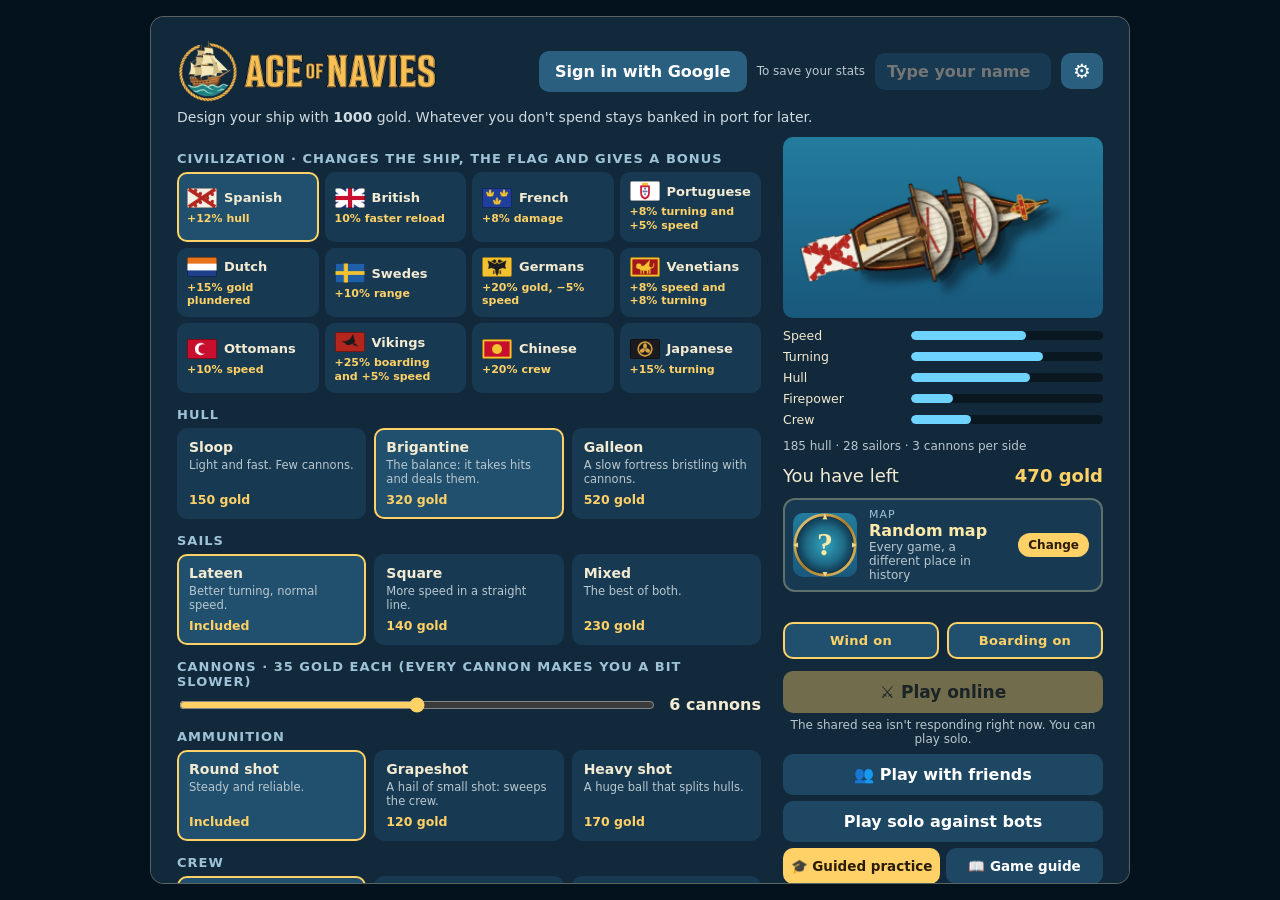
<file: index.html>
<!doctype html>
<html lang="es" data-tema="oscuro" class="cargando">
<head>
  <meta charset="utf-8">
  <meta name="viewport" content="width=device-width, initial-scale=1">
  <title>Age of Navies</title>
  <meta name="description" content="Diseñá tu flota, salí al mar, hundí y abordá barcos, y volvé al puerto con el botín.">
  <link rel="icon" href="favicon.ico" sizes="any">
  <link rel="icon" type="image/png" sizes="32x32" href="img/icono-32.png">
  <link rel="icon" type="image/png" sizes="192x192" href="img/icono-192.png">
  <link rel="apple-touch-icon" href="img/icono-180.png">
  <meta name="theme-color" content="#0f3350">
  <meta property="og:title" content="Age of Navies">
  <meta property="og:description" content="Diseñá tu flota, salí al mar, hundí y abordá barcos, y volvé al puerto con el botín.">
  <meta property="og:image" content="https://ageofnavies.com/img/compartir.jpg">
  <meta property="og:url" content="https://ageofnavies.com/">
  <meta property="og:type" content="website">
  <meta name="twitter:card" content="summary_large_image">
  <script>try { if (localStorage.getItem('aon-tema') === 'claro') document.documentElement.dataset.tema = 'claro'; } catch (e) {}</script>
  <!-- Mientras baja y arranca el juego se ve solo el logo: sin esto, al recargar aparecía un instante el astillero vacío (cajas sin texto ni barco).
       main.js saca la clase "cargando" cuando ya pintó todo; si el juego no llega a arrancar, se saca sola a los 8 segundos. -->
  <style>
    html.cargando body { background: #071a2a; }
    html.cargando body > *:not(#presentacion) { visibility: hidden !important; } /* #presentacion: la portada propia de la app de escritorio */
    html.cargando body::before { content: ""; position: fixed; inset: 0; z-index: 99; background: radial-gradient(ellipse at center, #123a59 0%, #071a2a 75%); }
    html.cargando body::after { content: ""; position: fixed; inset: 0; z-index: 100; background: url(img/logo.png) center / min(420px, 62vw) auto no-repeat; animation: carga-late 1.6s ease-in-out infinite; }
    @keyframes carga-late { 0%, 100% { opacity: 0.55; } 50% { opacity: 1; } }
  </style>
  <script>setTimeout(function () { document.documentElement.classList.remove('cargando'); }, 8000);</script>
  <noscript><style>html.cargando body > * { visibility: visible !important; } html.cargando body::before, html.cargando body::after { display: none; }</style></noscript>
  <script type="importmap">{"imports":{"/src/agua.js":"/src/agua.js?v=56fb64b1","/src/arte-aleman.js":"/src/arte-aleman.js?v=56fb64b1","/src/arte-britanico.js":"/src/arte-britanico.js?v=56fb64b1","/src/arte-chino.js":"/src/arte-chino.js?v=56fb64b1","/src/arte-elegidos.js":"/src/arte-elegidos.js?v=56fb64b1","/src/arte-emblemas.js":"/src/arte-emblemas.js?v=56fb64b1","/src/arte-emblemas2.js":"/src/arte-emblemas2.js?v=56fb64b1","/src/arte-emblemas3.js":"/src/arte-emblemas3.js?v=56fb64b1","/src/arte-emblemas4.js":"/src/arte-emblemas4.js?v=56fb64b1","/src/arte-espanol.js":"/src/arte-espanol.js?v=56fb64b1","/src/arte-frances.js":"/src/arte-frances.js?v=56fb64b1","/src/arte-holandes.js":"/src/arte-holandes.js?v=56fb64b1","/src/arte-japones.js":"/src/arte-japones.js?v=56fb64b1","/src/arte-motor.js":"/src/arte-motor.js?v=56fb64b1","/src/arte-otomano.js":"/src/arte-otomano.js?v=56fb64b1","/src/arte-portugues.js":"/src/arte-portugues.js?v=56fb64b1","/src/arte-real.js":"/src/arte-real.js?v=56fb64b1","/src/arte-realista.js":"/src/arte-realista.js?v=56fb64b1","/src/arte-sueco.js":"/src/arte-sueco.js?v=56fb64b1","/src/arte-veneciano.js":"/src/arte-veneciano.js?v=56fb64b1","/src/arte-vikingo.js":"/src/arte-vikingo.js?v=56fb64b1","/src/banderas.js":"/src/banderas.js?v=56fb64b1","/src/barcos.js":"/src/barcos.js?v=56fb64b1","/src/clanes.js":"/src/clanes.js?v=56fb64b1","/src/config.js":"/src/config.js?v=56fb64b1","/src/controles.js":"/src/controles.js?v=56fb64b1","/src/cuenta.js":"/src/cuenta.js?v=56fb64b1","/src/dibujo.js":"/src/dibujo.js?v=56fb64b1","/src/emblemas.js":"/src/emblemas.js?v=56fb64b1","/src/escenarios.js":"/src/escenarios.js?v=56fb64b1","/src/idioma.js":"/src/idioma.js?v=56fb64b1","/src/insignias.js":"/src/insignias.js?v=56fb64b1","/src/juego.js":"/src/juego.js?v=56fb64b1","/src/kraken-dibujo.js":"/src/kraken-dibujo.js?v=56fb64b1","/src/luces.js":"/src/luces.js?v=56fb64b1","/src/main.js":"/src/main.js?v=56fb64b1","/src/mapas.js":"/src/mapas.js?v=56fb64b1","/src/marcador.js":"/src/marcador.js?v=56fb64b1","/src/mundo.js":"/src/mundo.js?v=56fb64b1","/src/practica.js":"/src/practica.js?v=56fb64b1","/src/puerto.js":"/src/puerto.js?v=56fb64b1","/src/red.js":"/src/red.js?v=56fb64b1","/src/rng.js":"/src/rng.js?v=56fb64b1","/src/sonido.js":"/src/sonido.js?v=56fb64b1","/src/terreno-obrero.js":"/src/terreno-obrero.js?v=56fb64b1","/src/terreno.js":"/src/terreno.js?v=56fb64b1","/src/textos-historia.js":"/src/textos-historia.js?v=56fb64b1","/src/textos.js":"/src/textos.js?v=56fb64b1"}}</script>
  <link rel="stylesheet" href="estilos.css?v=56fb64b1">
</head>
<body>
  <canvas id="agua"></canvas>
  <canvas id="mar"></canvas>

  <div id="hud" class="oculto">
    <img class="logo-hud" src="img/logo.png" alt="Age of Navies">
    <div class="panel arriba-izq">
      <div class="fila"><canvas id="hud-bandera" width="30" height="20"></canvas><b id="hud-nombre">Tu barco</b><span id="hud-zona" class="suave"></span></div>
      <div id="hud-mapa" class="suave"></div>
      <div class="barra"><i id="hud-vida"></i><span id="hud-vida-txt"></span></div>
      <div class="barra trip"><i id="hud-trip"></i><span id="hud-trip-txt"></span></div>
      <div class="fila"><span data-t>Velas</span><span id="hud-velas" class="velas"></span></div>
      <div id="hud-velas-txt" class="suave"></div>
      <div id="hud-viento-fila" class="viento oculto"><canvas id="hud-viento" width="256" height="256"></canvas><span id="hud-viento-txt"></span></div>
      <div class="fila"><span data-t>Flota</span><span id="hud-flota"></span></div>
    </div>
    <div class="panel arriba-der">
      <div class="fila"><span data-t>Oro en bodega</span><b id="hud-bodega" class="oro">0</b></div>
      <div class="fila"><span data-t>Oro en puerto</span><b id="hud-puerto" class="oro">0</b></div>
      <div class="fila"><span data-t>Hundidos</span><b id="hud-hundidos">0</b></div>
      <div class="fila oculto" id="hud-monedas-fila"><span data-t>Monedas malditas</span><b id="hud-monedas" class="maldita">0</b></div>
      <div id="hud-linea" class="oculto">
        <div class="fila"><span data-t>Jugadores eliminados</span><b id="hud-eliminados">0</b></div>
        <div id="hud-tabla"></div>
      </div>
    </div>
    <div id="hud-tesoro" class="oculto">
      <b data-t>Galeón del tesoro en el mar</b>
      <div class="barra"><i id="hud-tesoro-barra"></i></div>
      <span id="hud-tesoro-txt"></span>
    </div>
    <!-- El Kraken despierto: su vida, hasta que lo hunden -->
    <div id="hud-kraken" class="oculto">
      <b id="hud-kraken-titulo">El Kraken despertó</b>
      <div class="barra"><i id="hud-kraken-barra"></i></div>
      <span id="hud-kraken-txt"></span>
    </div>
    <div id="hud-cartel" class="oculto"></div>
    <!-- Práctica guiada: qué hay que hacer y con qué tecla. Las teclas del paso van pintadas de oscuro; al apretarlas se encienden. -->
    <div id="practica" class="oculto">
      <div class="pra-cab"><span id="pra-paso"></span><span class="pra-botones"><button id="pra-saltar" type="button" data-t>Saltar este paso</button><button id="pra-salir" type="button" data-t>Salir de la práctica</button></span></div>
      <div class="pra-cuerpo">
        <div class="pra-texto"><b id="pra-titulo"></b><p id="pra-texto"></p></div>
        <div id="pra-teclas">
          <div class="teclado">
            <div><kbd data-k="q">Q</kbd><kbd data-k="w">W</kbd><kbd class="hueco">E</kbd><kbd data-k="r">R</kbd></div>
            <div class="corrida"><kbd data-k="a">A</kbd><kbd class="hueco">S</kbd><kbd data-k="d">D</kbd><kbd data-k="f">F</kbd><kbd data-k="p" class="suelta">P</kbd></div>
            <div><kbd data-k=" " class="espacio" data-t>espacio</kbd></div>
          </div>
          <div class="flechas"><kbd data-k="arrowup">↑</kbd><div><kbd class="hueco">←</kbd><kbd data-k="arrowdown">↓</kbd><kbd class="hueco">→</kbd></div></div>
          <svg class="raton" viewBox="0 0 64 96" aria-hidden="true">
            <path data-k="m0" d="M30 4 C14 4 4 16 4 32 V40 H30 Z"/>
            <path data-k="m2" d="M34 4 C50 4 60 16 60 32 V40 H34 Z"/>
            <path data-k="mover" d="M4 44 H60 V62 C60 80 48 92 32 92 C16 92 4 80 4 62 Z"/>
            <rect data-k="rueda" x="26" y="12" width="12" height="22" rx="6"/>
            <path class="cruz" d="M32 54 l5 6 h-3 v5 h5 v-3 l6 5 -6 5 v-3 h-5 v5 h3 l-5 6 -5 -6 h3 v-5 h-5 v3 l-6 -5 6 -5 v3 h5 v-5 h-3 z"/>
          </svg>
        </div>
      </div>
    </div>
    <div id="avisos"></div>
    <div id="pista"></div>
    <!-- Las acciones con su tecla: órdenes a la flota (Q y W), la habilidad (R) y el gancho (F). Apagadas (oscuras) mientras no se pueden usar -->
    <div id="hud-acciones">
      <button id="hud-orden" class="accion apagada" type="button"><kbd>Q</kbd><span class="ico"></span><small></small></button>
      <button id="hud-formacion" class="accion apagada" type="button"><kbd>W</kbd><canvas width="96" height="96"></canvas><small></small></button>
      <button id="hud-hab" class="accion" type="button"><kbd>R</kbd><span class="ico"></span><i class="espera"></i><b class="seg"></b><small></small></button>
      <button id="hud-gancho" class="accion apagada" type="button"><kbd>F</kbd><canvas width="96" height="96"></canvas><i class="espera"></i><b class="seg"></b><small></small></button>
    </div>
    <canvas id="minimapa" width="240" height="240"></canvas>
  </div>

  <div id="pantalla-astillero" class="pantalla">
    <div class="caja ancha">
      <div class="cabecera">
        <h1><img class="logo-titulo" src="img/logo.png" alt="Age of Navies"></h1>
        <div class="cabecera-der"><div id="cuenta"></div><button id="aj-abrir" class="boton icono" type="button" title="Ajustes" aria-label="Ajustes">⚙</button></div>
      </div>
      <p id="ast-sub" class="sub"></p>
      <div class="astillero">
        <div id="ast-opciones"></div>
        <div class="resumen">
          <canvas id="ast-vista" width="300" height="170"></canvas>
          <div id="ast-barras"></div>
          <div class="fila grande"><span data-t>Te queda</span><b id="ast-resto" class="oro"></b></div>
          <button id="ast-mapa-btn" class="mapa-boton" type="button">
            <canvas id="ast-mapa-vista" width="128" height="128"></canvas>
            <span><small data-t>Mapa</small><b id="ast-mapa-nombre"></b><em id="ast-mapa-lugar"></em></span>
            <i data-t>Cambiar</i>
          </button>
          <p id="ast-mapa-desc" class="suave"></p>
          <div id="ast-reglas" class="chips dos">
            <button id="reg-viento" type="button" class="chip"></button>
            <button id="reg-abordajes" type="button" class="chip"></button>
          </div>
          <label id="ast-nombre-fila" class="aj-nombre oculto"><span data-t>Nombre de capitán</span><input id="ast-nombre" class="nombre-propio" type="text" maxlength="16" autocomplete="off" spellcheck="false"></label>
          <button id="ast-linea" class="boton principal linea" type="button" data-t>⚔ Jugar online</button>
          <p id="ast-linea-info" class="suave centro"></p>
          <button id="ast-salas" class="boton secundario" type="button" data-t>👥 Jugar con amigos</button>
          <button id="ast-zarpar" class="boton secundario">Jugar solo contra bots</button>
          <div class="aprender">
            <button id="ast-practica" class="boton secundario" type="button" data-t>🎓 Práctica guiada</button>
            <button id="ast-guia" class="boton secundario" type="button" data-t>📖 Guía del juego</button>
          </div>
          <p id="ast-primera" class="suave centro oculto" data-t>¿Primera vez? Empezá por la práctica guiada: son tres minutos.</p>
          <p id="ast-mejor" class="suave"></p>
        </div>
      </div>
    </div>
  </div>

  <div id="pantalla-puerto" class="pantalla oculto">
    <div class="caja ancha">
      <h2 data-t>Puerto</h2>
      <p class="sub" data-t>Tu oro quedó a salvo. Tocá lo que quieras comprar: cada tarjeta dice qué hace y cuánto cuesta.</p>
      <p id="pto-practica" class="aviso bueno oculto" data-t>¡Práctica terminada! Mirá tranquilo qué se puede comprar. Al salir del puerto te mostramos una guía corta del resto del juego.</p>
      <div class="astillero">
        <div id="pto-opciones"></div>
        <div class="resumen">
          <canvas id="pto-vista" width="300" height="170"></canvas>
          <div id="pto-barras"></div>
          <div class="fila grande"><span data-t>Tu oro</span><b id="pto-oro" class="oro"></b></div>
          <button id="pto-salir" class="boton principal" data-t>Volver al mar</button>
        </div>
      </div>
    </div>
  </div>

  <div id="pantalla-fin" class="pantalla oculto">
    <div class="caja">
      <h2 id="fin-titulo">Te hundieron</h2>
      <div id="fin-datos"></div>
      <button id="fin-volver" class="boton principal" type="button"></button>
      <button id="fin-otra" class="boton secundario" type="button" data-t>Cambiar de flota</button>
    </div>
  </div>

  <div id="pantalla-guia" class="pantalla oculto">
    <div class="caja">
      <div class="cabecera"><h2 id="guia-titulo"></h2><span id="guia-n" class="suave"></span></div>
      <canvas id="guia-dibujo" width="1016" height="360"></canvas>
      <p id="guia-texto" class="sub"></p>
      <div class="botones">
        <button id="guia-atras" class="boton" type="button" data-t>Atrás</button>
        <button id="guia-sig" class="boton principal" type="button"></button>
      </div>
      <button id="guia-cerrar" class="boton enlace" type="button" data-t>Cerrar la guía</button>
    </div>
  </div>

  <div id="pantalla-mapas" class="pantalla oculto">
    <div class="caja ancha">
      <div class="cabecera">
        <h2 data-t>¿Dónde vas a navegar?</h2>
        <button id="map-cerrar" class="boton" type="button" data-t>Cerrar</button>
      </div>
      <p class="sub" data-t>Veinte lugares de la era de la vela. Las banderas muestran quiénes navegan en cada uno.</p>
      <div id="map-grilla"></div>
    </div>
  </div>

  <div id="pantalla-salas" class="pantalla oculto">
    <div class="caja">
      <div class="cabecera">
        <h2 data-t>Jugar con amigos</h2>
        <button id="sal-cerrar" class="boton" type="button" data-t>Cerrar</button>
      </div>
      <p class="sub" data-t>Creá una sala y pasale el código a tus amigos, o entrá a una sala pública.</p>
      <h3 data-t>Crear una sala</h3>
      <p id="sal-resumen" class="suave"></p>
      <div class="sal-fila">
        <label><span data-t>Jugadores</span>
          <select id="sal-max" class="campo"><option>2</option><option>4</option><option selected>6</option><option>8</option><option>12</option></select></label>
        <label class="sal-check"><input id="sal-publica" type="checkbox"> <span data-t>Sala pública (aparece en la lista)</span></label>
      </div>
      <button id="sal-crear" class="boton principal" type="button" data-t>Crear sala</button>
      <h3 data-t>Entrar con un código</h3>
      <div class="sal-fila">
        <input id="sal-codigo" class="campo" maxlength="6" autocomplete="off" placeholder="Código de la sala" data-t-ph>
        <button id="sal-entrar" class="boton" type="button" data-t>Entrar</button>
      </div>
      <h3 data-t>Salas públicas</h3>
      <div id="sal-lista"></div>
      <p id="sal-info" class="suave centro"></p>
    </div>
  </div>

  <div id="pantalla-perfil" class="pantalla oculto">
    <div class="caja">
      <h2>⚓ <span id="per-nombre"></span></h2>
      <div id="per-datos" class="datos"></div>
      <h3 data-t>Rankings</h3>
      <div id="per-ranking"></div>
      <div class="botones">
        <button id="per-cambiar" class="boton" data-t>Cambiar nombre</button>
        <button id="per-cerrar" class="boton principal" data-t>Cerrar</button>
      </div>
    </div>
  </div>

  <div id="pantalla-nombre" class="pantalla oculto">
    <form id="nom-form" class="caja chica">
      <h2 data-t>Tu nombre de jugador</h2>
      <p class="sub" data-t>Es el nombre que van a ver los demás. Tu mail de Google no se muestra a nadie.</p>
      <input id="nom-input" class="campo" maxlength="16" minlength="3" placeholder="Capitán…" data-t-ph autocomplete="off" required>
      <p id="nom-error" class="error"></p>
      <div class="botones">
        <button id="nom-cancelar" type="button" class="boton" data-t>Cancelar</button>
        <button id="nom-guardar" class="boton principal" data-t>Guardar</button>
      </div>
    </form>
  </div>

  <div id="pantalla-ajustes" class="pantalla oculto">
    <div class="caja chica">
      <h2 data-t>Ajustes</h2>
      <button type="button" class="aj-seccion" data-sec="idioma"><span data-t>Idioma</span> · <span id="aj-idioma-nombre"></span></button>
      <div id="aj-sec-idioma" class="aj-panel oculto">
      <div id="aj-idiomas" class="chips"></div>
      </div>
      <button type="button" class="aj-seccion" data-sec="graficos"><span data-t>Configuración de gráficos</span></button>
      <div id="aj-sec-graficos" class="aj-panel oculto">
      <div id="aj-escenario-bloque">
      <h3 data-t>Escenario</h3>
      <div id="aj-escenario" class="chips">
        <button type="button" class="chip" data-id="atardecer" data-t>Atardecer</button>
        <button type="button" class="chip" data-id="manana" data-t>Día</button>
        <button type="button" class="chip" data-id="noche" data-t>Noche</button>
        <button type="button" class="chip" data-id="tormenta" data-t>Tormenta</button>
      </div>
      </div>
      <h3 data-t>Pantalla</h3>
      <div id="aj-temas" class="chips dos">
        <button type="button" class="chip" data-id="oscuro">🌙 <span data-t>Oscura</span></button>
        <button type="button" class="chip" data-id="claro">☀️ <span data-t>Clara</span></button>
      </div>
      <h3 data-t>Gráficos</h3>
      <div id="aj-calidad" class="chips">
        <button type="button" class="chip" data-id="baja" data-t>Baja</button>
        <button type="button" class="chip" data-id="media" data-t>Media</button>
        <button type="button" class="chip" data-id="alta" data-t>Alta</button>
        <button type="button" class="chip" data-id="maxima" data-t>Ultra</button>
      </div>
      <label class="aj-vol"><span data-t>Resolución</span><input id="aj-res" type="range" min="50" max="100" step="5"><b id="aj-res-n"></b></label>
      <div class="aj-vol"><span data-t>Cuadros por segundo</span><span id="aj-fps" class="chips">
        <button type="button" class="chip" data-id="30">30</button>
        <button type="button" class="chip" data-id="60">60</button>
        <button type="button" class="chip" data-id="120">120</button>
        <button type="button" class="chip" data-id="0" data-t>Sin tope</button>
      </span><b></b></div>
      <label class="aj-tilde"><input id="aj-calma" type="checkbox"> <span data-t>Menos movimiento en pantalla</span></label>
      <label class="aj-tilde"><input id="aj-formas" type="checkbox"> <span data-t>Amigos y enemigos con formas, además del color</span></label>
      </div>
      <button type="button" class="aj-seccion" data-sec="controles"><span data-t>Configuración de controles</span></button>
      <div id="aj-sec-controles" class="aj-panel oculto">
      <p class="suave aj-nota" data-t>Clic en una tecla para cambiarla</p>
      <div id="aj-teclas" class="aj-teclas"></div>
      <button id="aj-teclas-reset" type="button" class="boton aj-reset" data-t>Restablecer teclas</button>
      <div class="ayuda"><span data-t>El barco sigue al cursor · clic izquierdo: babor · clic derecho: estribor · espacio: los dos</span></div>
      </div>
      <h3 data-t>Sonido</h3>
      <label class="aj-vol"><span data-t>Efectos y ambiente</span><input id="aj-vol-sonido" type="range" min="0" max="100" step="1"><b id="aj-vol-sonido-n"></b></label>
      <label class="aj-vol"><span data-t>Música</span><input id="aj-vol-musica" type="range" min="0" max="100" step="1"><b id="aj-vol-musica-n"></b></label>
      <p class="suave aj-nota" id="aj-credito"></p>
      <p id="aj-sigue" class="suave oculto" data-t>La partida sigue mientras tenés los ajustes abiertos. ESC para volver.</p>
      <div class="botones">
        <button id="aj-dejar" type="button" class="boton oculto" data-t>Dejar la partida</button>
        <button id="aj-cerrar" type="button" class="boton principal" data-t>Cerrar</button>
      </div>
    </div>
  </div>

  <script src="vendor/supabase.min.js?v=56fb64b1" defer></script>
  <script type="module" src="src/main.js?v=56fb64b1"></script>
</body>
</html>
</file>
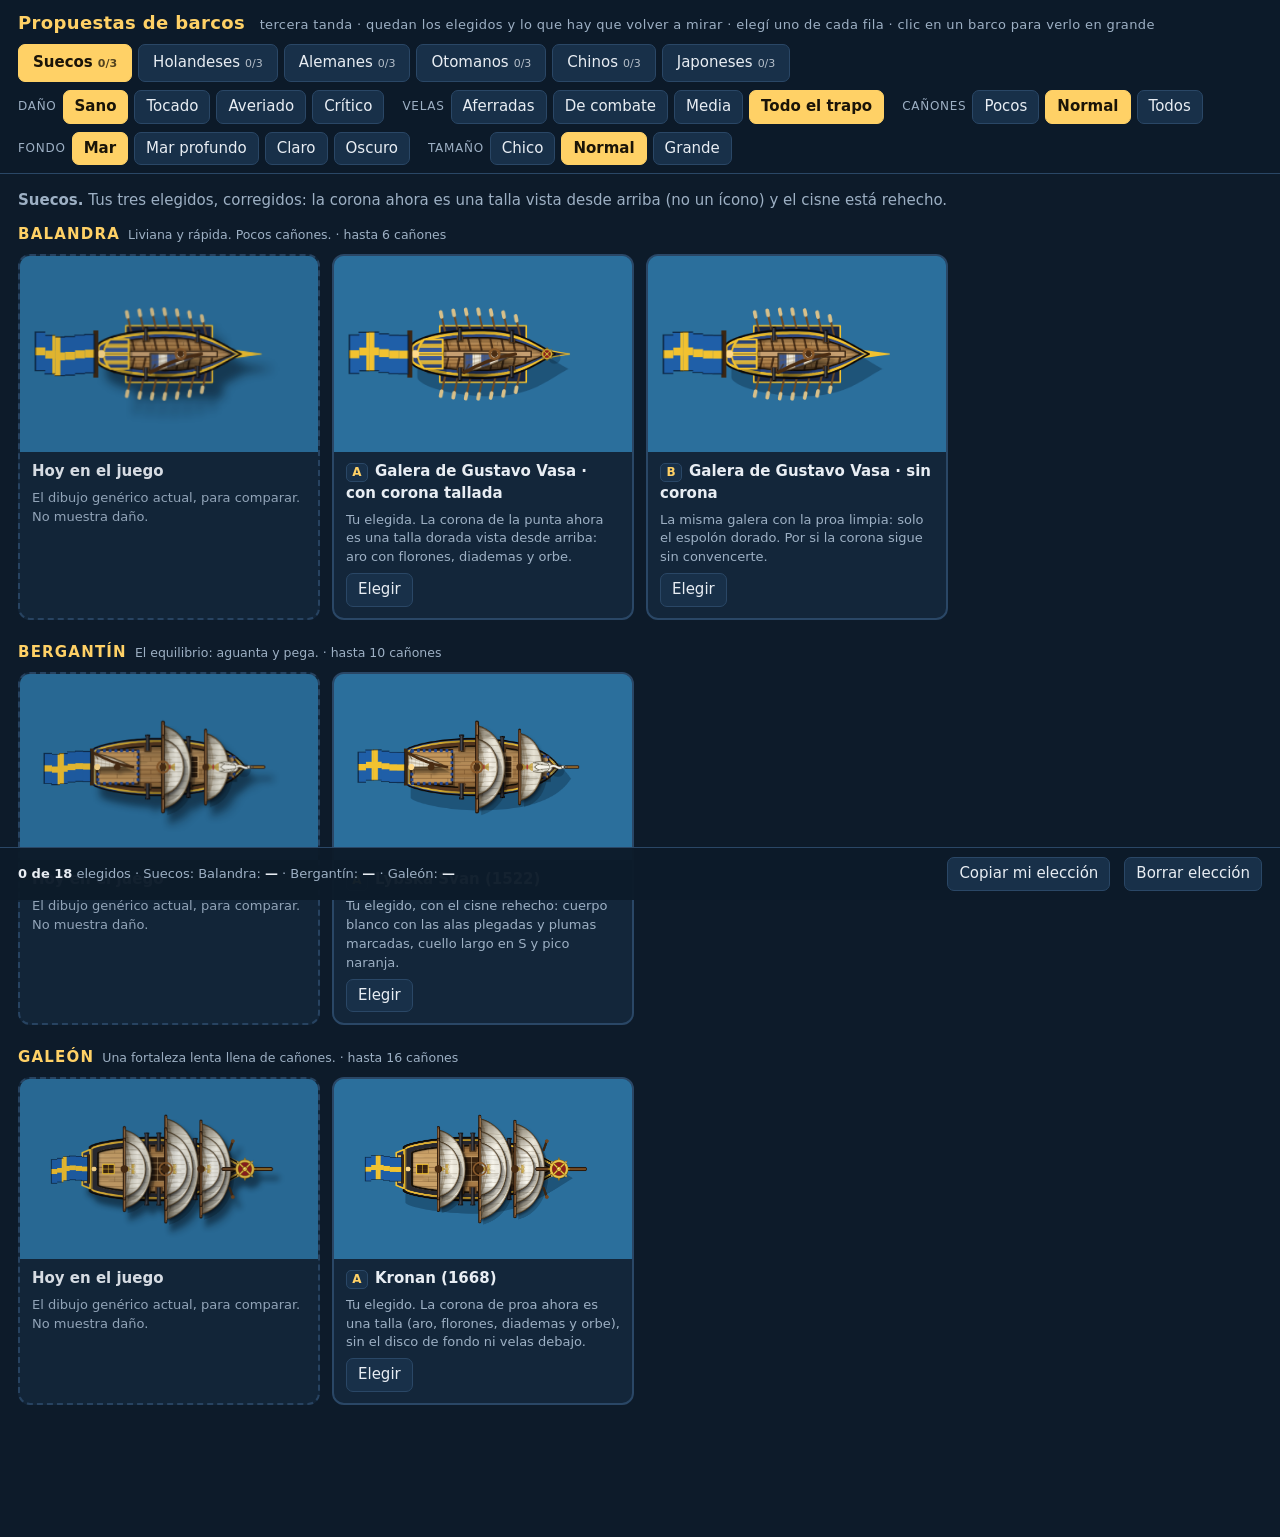
<file: propuestas/index.html>
<!doctype html>
<html lang="es">
<head>
<meta charset="utf-8">
<meta name="viewport" content="width=device-width, initial-scale=1">
<title>Age of Navies · Propuestas de barcos</title>
<style>
  :root { --fondo: #0d1b2a; --caja: #13263a; --tarjeta: #183049; --borde: #2a4766; --texto: #e8edf3; --suave: #9db0c4; --oro: #ffd166; --ok: #4cc38a; --mar: #2b6f9c; }
  * { box-sizing: border-box; }
  body { margin: 0; background: var(--fondo); color: var(--texto); font: 15px/1.45 system-ui, "Segoe UI", sans-serif; }
  header { position: sticky; top: 0; z-index: 5; background: rgba(13,27,42,.96); border-bottom: 1px solid var(--borde); padding: 10px 18px 8px; backdrop-filter: blur(6px); }
  h1 { font-size: 18px; margin: 0 0 8px; color: var(--oro); letter-spacing: .02em; }
  h1 small { color: var(--suave); font-weight: 400; font-size: 13px; margin-left: 8px; }
  .fila { display: flex; flex-wrap: wrap; gap: 8px 18px; align-items: center; }
  .grupo { display: flex; align-items: center; gap: 6px; }
  .grupo > span { color: var(--suave); font-size: 12px; text-transform: uppercase; letter-spacing: .06em; }
  button { font: inherit; color: var(--texto); background: var(--tarjeta); border: 1px solid var(--borde); border-radius: 7px; padding: 5px 11px; cursor: pointer; }
  button:hover { border-color: var(--oro); }
  button.on { background: var(--oro); color: #1a1408; border-color: var(--oro); font-weight: 600; }
  .tabs button { padding: 7px 14px; }
  .tabs button .n { font-size: 11px; opacity: .75; margin-left: 5px; }
  main { padding: 14px 18px 110px; max-width: 1700px; margin: 0 auto; }
  .resumen { color: var(--suave); margin: 2px 0 12px; }
  section.casco { margin-bottom: 22px; }
  section.casco h2 { font-size: 15px; margin: 0 0 8px; text-transform: uppercase; letter-spacing: .08em; color: var(--oro); }
  section.casco h2 small { color: var(--suave); text-transform: none; letter-spacing: 0; font-weight: 400; margin-left: 8px; }
  .grilla { display: grid; grid-template-columns: repeat(4, minmax(0, 1fr)); gap: 12px; }
  @media (max-width: 1100px) { .grilla { grid-template-columns: repeat(2, minmax(0, 1fr)); } }
  @media (max-width: 620px) { .grilla { grid-template-columns: 1fr; } }
  .carta { background: var(--caja); border: 2px solid var(--borde); border-radius: 12px; overflow: hidden; display: flex; flex-direction: column; }
  .carta.elegida { border-color: var(--ok); box-shadow: 0 0 0 2px rgba(76,195,138,.25); }
  .carta.hoy { opacity: .92; border-style: dashed; }
  .lienzo { background: var(--mar); cursor: zoom-in; display: block; width: 100%; }
  .lienzo.estados { cursor: zoom-in; }
  .carta .txt { padding: 9px 12px 11px; display: flex; flex-direction: column; gap: 6px; flex: 1; }
  .carta b { font-size: 15px; }
  .carta .letra { display: inline-block; min-width: 22px; text-align: center; background: var(--tarjeta); border: 1px solid var(--borde); border-radius: 5px; margin-right: 7px; color: var(--oro); font-size: 12px; padding: 0 4px; }
  .carta p { margin: 0; color: var(--suave); font-size: 13px; flex: 1; }
  .carta .elegir { align-self: flex-start; }
  .carta.elegida .elegir { background: var(--ok); border-color: var(--ok); color: #06231a; font-weight: 600; }
  footer { position: fixed; left: 0; right: 0; bottom: 0; z-index: 6; background: rgba(13,27,42,.97); border-top: 1px solid var(--borde); padding: 9px 18px; display: flex; gap: 14px; align-items: center; flex-wrap: wrap; }
  footer .lista { color: var(--suave); font-size: 13px; flex: 1; min-width: 240px; }
  footer .lista b { color: var(--texto); }
  #detalle { position: fixed; inset: 0; z-index: 10; background: rgba(5,12,20,.93); display: none; overflow: auto; padding: 18px; }
  #detalle.abierto { display: block; }
  #detalle .panel { max-width: 1500px; margin: 0 auto; }
  #detalle .cab { display: flex; gap: 12px; align-items: baseline; flex-wrap: wrap; margin-bottom: 10px; }
  #detalle h3 { margin: 0; font-size: 20px; color: var(--oro); }
  #detalle .cab p { margin: 0; color: var(--suave); flex: 1; min-width: 260px; }
  #det-grande { width: 100%; border-radius: 12px; display: block; background: var(--mar); }
  .estados4 { display: grid; grid-template-columns: repeat(4, minmax(0, 1fr)); gap: 10px; margin-top: 10px; }
  @media (max-width: 900px) { .estados4 { grid-template-columns: repeat(2, minmax(0, 1fr)); } }
  .estados4 figure { margin: 0; background: var(--caja); border: 1px solid var(--borde); border-radius: 10px; overflow: hidden; }
  .estados4 canvas { width: 100%; display: block; }
  .estados4 figcaption { padding: 5px 10px; font-size: 12px; color: var(--suave); }
  .nota { color: var(--suave); font-size: 12px; }
  kbd { background: var(--tarjeta); border: 1px solid var(--borde); border-radius: 4px; padding: 0 5px; font: inherit; font-size: 12px; }
</style>
</head>
<body>
<header>
  <h1>Propuestas de barcos <small>tercera tanda · quedan los elegidos y lo que hay que volver a mirar · elegí uno de cada fila · clic en un barco para verlo en grande</small></h1>
  <div class="fila">
    <div class="grupo tabs" id="tabs"></div>
  </div>
  <div class="fila" style="margin-top:8px">
    <div class="grupo" id="g-dano"><span>Daño</span></div>
    <div class="grupo" id="g-velas"><span>Velas</span></div>
    <div class="grupo" id="g-canones"><span>Cañones</span></div>
    <div class="grupo" id="g-fondo"><span>Fondo</span></div>
    <div class="grupo" id="g-tam"><span>Tamaño</span></div>
  </div>
</header>
<main id="main"></main>
<footer>
  <div class="lista" id="lista"></div>
  <button id="copiar">Copiar mi elección</button>
  <button id="borrar">Borrar elección</button>
</footer>
<div id="detalle"><div class="panel">
  <div class="cab"><h3 id="det-nombre"></h3><p id="det-ref"></p>
    <button id="det-ant">← Anterior</button><button id="det-sig">Siguiente →</button><button id="det-elegir">Elegir este</button><button id="det-cerrar">Cerrar (Esc)</button></div>
  <canvas id="det-grande"></canvas>
  <div class="estados4" id="det-estados"></div>
  <p class="nota">Arriba: tamaño grande con el estado de daño y de velas elegido en la barra. Abajo: los cuatro estados de daño (sano · menos de 75 % · menos de 50 % · menos de 25 % de casco). <kbd>←</kbd> <kbd>→</kbd> cambian de diseño, <kbd>1</kbd>–<kbd>4</kbd> el daño.</p>
</div></div>

<script type="module">
import { pintar } from '../src/arte-motor.js';
import { FACCIONES, CASCOS } from '../src/config.js';
import { dibujarBandera } from '../src/banderas.js';
import { crearBarco } from '../src/barcos.js';
import { dibujarBarco } from '../src/dibujo.js';

const ARCHIVOS = [['sueco', 'SUECOS'], ['holandes', 'HOLANDESES'], ['aleman', 'ALEMANES'], ['otomano', 'OTOMANOS'], ['chino', 'CHINOS'], ['japones', 'JAPONESES']];
const CIVS = [];
for (const [archivo, nombre] of ARCHIVOS) {
  try { CIVS.push((await import(`../src/arte-${archivo}.js`))[nombre]); } catch (e) { console.warn('Falta', archivo, e); }
}
const TIPOS = ['balandra', 'bergantin', 'galeon'];
const NOMBRE_TIPO = { balandra: 'Balandra', bergantin: 'Bergantín', galeon: 'Galeón' };
const LETRAS = ['A', 'B', 'C', 'D', 'E', 'F'];
const FONDOS = { mar: ['Mar', '#2b6f9c'], profundo: ['Mar profundo', '#173f63'], claro: ['Claro', '#cfd8e0'], oscuro: ['Oscuro', '#101820'] };
const DANOS = ['Sano', 'Tocado', 'Averiado', 'Crítico'];
const $ = (id) => document.getElementById(id);

let guardado = {};
try { guardado = JSON.parse(localStorage.getItem('aon-propuestas-3') || '{}'); } catch {}
const est = { civ: 0, dano: 0, velas: 3, canones: 'medio', fondo: 'mar', tam: 3, elegidos: guardado.elegidos || {} };
const guardar = () => { try { localStorage.setItem('aon-propuestas-3', JSON.stringify({ elegidos: est.elegidos })); } catch {} };

const canonesDe = (tipo) => { const max = CASCOS[tipo].maxCanones / 2; return est.canones === 'min' ? 1 : est.canones === 'max' ? max : Math.max(1, Math.round(max * .7)); };

// Pinta un barco centrado en el canvas. escala = píxeles de pantalla por unidad del juego.
function pintarEn(canvas, civ, d, escala, dano = est.dano, velas = est.velas) {
  const k = CASCOS[d.tipo], dpr = Math.min(2, devicePixelRatio || 1);
  const w = (k.largo * 1.62 + 26) * escala, h = (k.ancho * 2.75 + 24) * escala;
  canvas.width = Math.round(w * dpr); canvas.height = Math.round(h * dpr);
  canvas.style.aspectRatio = `${w} / ${h}`;
  const ctx = canvas.getContext('2d');
  ctx.fillStyle = FONDOS[est.fondo][1]; ctx.fillRect(0, 0, canvas.width, canvas.height);
  ctx.translate(canvas.width / 2, canvas.height / 2); ctx.scale(escala * dpr, escala * dpr); ctx.lineJoin = 'round';
  if (!civ) return ctx;
  const e = FACCIONES[civ.faccion].estilo;
  const mx = pintar(ctx, d, { L: k.largo, W: k.ancho, canones: canonesDe(d.tipo), abiertas: velas / 3, colorVela: e.vela, d: dano });
  // bandera entera de la civilización en el asta de popa, igual que en el juego
  const L = k.largo, BW = 24, BH = 16, TIRAS = 6, x0 = -L * .5 - BW - 1;
  ctx.fillStyle = '#ffd98a'; ctx.beginPath(); ctx.arc(-L * .47, 0, 1.6, 0, Math.PI * 2); ctx.fill();
  ctx.fillStyle = '#3a2614'; ctx.fillRect(-L * .5 - 1.5, -BH / 2 - 1.5, 2, BH + 3);
  for (let i = 0; i < TIRAS; i++) {
    const w = BW / TIRAS, dy = Math.sin(1.3 - i * .9) * 1.6 * (i + 1) / TIRAS;
    ctx.save(); ctx.beginPath(); ctx.rect(x0 + (TIRAS - 1 - i) * w - .15, -BH / 2 + dy, w + .3, BH); ctx.clip();
    ctx.translate(x0, -BH / 2 + dy); dibujarBandera(ctx, civ.faccion, BW, BH); ctx.restore();
  }
  return ctx;
}
// El barco tal como está hoy en el juego, para comparar
function pintarHoy(canvas, civ, tipo, escala) {
  const d = { tipo };
  const ctx = pintarEn(canvas, null, d, escala);
  const b = crearBarco({ faccion: civ.faccion, casco: tipo, velas: 'latinas', canones: canonesDe(tipo) * 2, municion: 'redonda', trip: 'moderada' }, 'jugador', 0, 0, { a: 0, velas: est.velas, bandera: '#1f7a3f' });
  dibujarBarco(ctx, b, { sinBarra: true });
}

function botones(cont, opciones, actual, alElegir) {
  for (const b of [...cont.querySelectorAll('button')]) b.remove();
  for (const [id, txt] of opciones) {
    const b = document.createElement('button');
    b.textContent = txt; if (id === actual()) b.className = 'on';
    b.onclick = () => { alElegir(id); pintarTodo(); };
    cont.appendChild(b);
  }
}
const clave = (civ, tipo) => `${civ.faccion}|${tipo}`;

function pintarBarra() {
  const tabs = $('tabs'); tabs.innerHTML = '';
  CIVS.forEach((c, i) => {
    const n = TIPOS.filter((t) => est.elegidos[clave(c, t)] !== undefined).length;
    const b = document.createElement('button');
    b.innerHTML = `${c.nombre}<span class="n">${n}/3</span>`; if (i === est.civ) b.className = 'on';
    b.onclick = () => { est.civ = i; pintarTodo(); scrollTo(0, 0); };
    tabs.appendChild(b);
  });
  botones($('g-dano'), DANOS.map((t, i) => [i, t]), () => est.dano, (v) => (est.dano = v));
  botones($('g-velas'), [[0, 'Aferradas'], [1, 'De combate'], [2, 'Media'], [3, 'Todo el trapo']], () => est.velas, (v) => (est.velas = v));
  botones($('g-canones'), [['min', 'Pocos'], ['medio', 'Normal'], ['max', 'Todos']], () => est.canones, (v) => (est.canones = v));
  botones($('g-fondo'), Object.entries(FONDOS).map(([id, f]) => [id, f[0]]), () => est.fondo, (v) => (est.fondo = v));
  botones($('g-tam'), [[2, 'Chico'], [3, 'Normal'], [4.2, 'Grande']], () => est.tam, (v) => (est.tam = v));
}

function pintarMain() {
  const civ = CIVS[est.civ], main = $('main');
  main.innerHTML = `<p class="resumen"><b>${civ.nombre}.</b> ${civ.resumen}</p>`;
  for (const tipo of TIPOS) {
    const sec = document.createElement('section'); sec.className = 'casco';
    const k = CASCOS[tipo];
    sec.innerHTML = `<h2>${NOMBRE_TIPO[tipo]}<small>${k.desc} · hasta ${k.maxCanones} cañones</small></h2><div class="grilla"></div>`;
    const grilla = sec.querySelector('.grilla');
    const hoy = document.createElement('div'); hoy.className = 'carta hoy';
    hoy.innerHTML = `<canvas class="lienzo" style="cursor:default"></canvas><div class="txt"><b>Hoy en el juego</b><p>El dibujo genérico actual, para comparar. No muestra daño.</p></div>`;
    pintarHoy(hoy.querySelector('canvas'), civ, tipo, est.tam);
    grilla.appendChild(hoy);
    civ[tipo].forEach((d, i) => {
      const elegida = est.elegidos[clave(civ, tipo)] === i;
      const carta = document.createElement('div'); carta.className = 'carta' + (elegida ? ' elegida' : '');
      carta.innerHTML = `<canvas class="lienzo" title="Clic para ver en grande"></canvas><div class="txt"><b><span class="letra">${LETRAS[i]}</span>${d.nombre}</b><p>${d.ref}</p><button class="elegir">${elegida ? '✓ Elegido' : 'Elegir'}</button></div>`;
      const cv = carta.querySelector('canvas');
      pintarEn(cv, civ, d, est.tam);
      cv.onclick = () => abrirDetalle(tipo, i);
      carta.querySelector('.elegir').onclick = () => elegir(civ, tipo, i);
      grilla.appendChild(carta);
    });
    main.appendChild(sec);
  }
}

function elegir(civ, tipo, i) {
  const k = clave(civ, tipo);
  if (est.elegidos[k] === i) delete est.elegidos[k]; else est.elegidos[k] = i;
  guardar(); pintarTodo();
}

function textoEleccion() {
  const lineas = [];
  for (const c of CIVS) {
    const partes = TIPOS.map((t) => { const i = est.elegidos[clave(c, t)]; return `${NOMBRE_TIPO[t]}: ${i === undefined ? '(sin elegir)' : `${LETRAS[i]} · ${c[t][i].nombre}`}`; });
    lineas.push(`${c.nombre} → ${partes.join(' | ')}`);
  }
  return lineas.join('\n');
}
function pintarPie() {
  const total = CIVS.length * 3, n = Object.keys(est.elegidos).length;
  const civ = CIVS[est.civ];
  const partes = TIPOS.map((t) => { const i = est.elegidos[clave(civ, t)]; return `${NOMBRE_TIPO[t]}: <b>${i === undefined ? '—' : `${LETRAS[i]} · ${civ[t][i].nombre}`}</b>`; });
  $('lista').innerHTML = `<b>${n} de ${total}</b> elegidos · ${civ.nombre}: ${partes.join(' · ')}`;
}
$('copiar').onclick = async () => {
  const txt = textoEleccion();
  try { await navigator.clipboard.writeText(txt); $('copiar').textContent = '✓ Copiado, pegáselo a Claude'; }
  catch { prompt('Copiá este texto y pegáselo a Claude:', txt); }
  setTimeout(() => ($('copiar').textContent = 'Copiar mi elección'), 2500);
};
$('borrar').onclick = () => { if (confirm('¿Borrar todo lo elegido?')) { est.elegidos = {}; guardar(); pintarTodo(); } };

// ---------- Vista en grande ----------
let det = null;
function abrirDetalle(tipo, i) { det = { tipo, i }; $('detalle').classList.add('abierto'); pintarDetalle(); }
function cerrarDetalle() { det = null; $('detalle').classList.remove('abierto'); }
function pintarDetalle() {
  if (!det) return;
  const civ = CIVS[est.civ], d = civ[det.tipo][det.i];
  const elegida = est.elegidos[clave(civ, det.tipo)] === det.i;
  $('det-nombre').textContent = `${civ.nombre} · ${NOMBRE_TIPO[det.tipo]} ${LETRAS[det.i]} · ${d.nombre}`;
  $('det-ref').textContent = d.ref;
  $('det-elegir').textContent = elegida ? '✓ Elegido' : 'Elegir este'; $('det-elegir').className = elegida ? 'on' : '';
  pintarEn($('det-grande'), civ, d, det.tipo === 'galeon' ? 7 : det.tipo === 'bergantin' ? 9 : 11);
  const cont = $('det-estados'); cont.innerHTML = '';
  DANOS.forEach((t, n) => {
    const f = document.createElement('figure');
    f.innerHTML = `<canvas></canvas><figcaption>${n + 1} · ${t}</figcaption>`;
    pintarEn(f.querySelector('canvas'), civ, d, 3.4, n, est.velas || 3);
    cont.appendChild(f);
  });
}
function mover(paso) {
  if (!det) return;
  const orden = TIPOS.flatMap((t) => CIVS[est.civ][t].map((_, i) => ({ tipo: t, i })));
  const j = orden.findIndex((o) => o.tipo === det.tipo && o.i === det.i);
  det = orden[(j + paso + orden.length) % orden.length]; pintarDetalle();
}
$('det-cerrar').onclick = cerrarDetalle;
$('det-ant').onclick = () => mover(-1);
$('det-sig').onclick = () => mover(1);
$('det-elegir').onclick = () => elegir(CIVS[est.civ], det.tipo, det.i);
$('detalle').onclick = (e) => { if (e.target === $('detalle')) cerrarDetalle(); };
addEventListener('keydown', (e) => {
  if (!det) return;
  if (e.key === 'Escape') cerrarDetalle();
  if (e.key === 'ArrowLeft') mover(-1);
  if (e.key === 'ArrowRight') mover(1);
  if (['1', '2', '3', '4'].includes(e.key)) { est.dano = +e.key - 1; pintarTodo(); }
});

function pintarTodo() { pintarBarra(); pintarMain(); pintarPie(); pintarDetalle(); }
pintarTodo();
window.propuestas = { CIVS, est, abrirDetalle, pintarTodo, pintarEn };
</script>
</body>
</html>
</file>
<file: estilos.css>
/* Colores: pantalla oscura (la de siempre) y pantalla clara. El mar del juego no cambia. */
:root {
  --fondo: #0f3350; --texto: #f3ead2; --suave: #b9c7cf; --sub: #cfdbe2; --titulo: #ffe9a8; --rotulo: #9fc3d6;
  --panel: rgba(8, 26, 40, 0.72); --panel-fuerte: rgba(8, 26, 40, 0.85); --borde: rgba(255, 236, 170, 0.3); --velo: rgba(6, 22, 36, 0.82);
  --caja: #11293b; --tarjeta: #173a52; --tarjeta-hover: #1d4763; --tarjeta-elegida: #21506e;
  --carta: linear-gradient(#1a405a, #143247); --carta-elegida: linear-gradient(#245674, #1b4560);
  --oro: #ffd166; --acento: #ffd166; --boton: #2a5f80; --boton-2: #1d4763; --campo: #0c2233; --texto-campo: #fff;
  --surco: rgba(0, 0, 0, 0.45); --error: #ff8f8f; --yo: #b8ffcb; --maldita: #b9e8a0; --maldita-borde: #3d5a2a;
  /* La identidad del mar, compartida con el inicio de la app y con src/escenarios.js (PALETA): vidrio oscuro, borde dorado y los
     cálidos reservados para luces y acentos. */
  --vidrio: rgba(5, 18, 28, 0.66); --vidrio-fuerte: rgba(5, 18, 28, 0.80); --borde-oro: rgba(255, 233, 168, 0.3); --farol: #ffb45e; --marfil: #f3ead2;
  color-scheme: dark;
}
:root[data-tema="claro"] {
  --fondo: #cfe3ee; --texto: #23303a; --suave: #5d6b74; --sub: #4a5560; --titulo: #7a4a06; --rotulo: #3f6a80;
  --panel: rgba(251, 246, 231, 0.9); --panel-fuerte: rgba(251, 246, 231, 0.96); --borde: rgba(90, 70, 30, 0.3); --velo: rgba(190, 214, 228, 0.78);
  --caja: #fbf6e7; --tarjeta: #efe6cc; --tarjeta-hover: #e6d9b6; --tarjeta-elegida: #ffe7a6;
  --carta: linear-gradient(#f5edd6, #eadfc0); --carta-elegida: linear-gradient(#ffeebc, #ffe19a);
  --oro: #9a6200; --acento: #d99a00; --boton: #2a5f80; --boton-2: #3d7699; --campo: #fff; --texto-campo: #23303a;
  --surco: rgba(0, 0, 0, 0.18); --error: #c0392b; --yo: #1c7a3a; --maldita: #3f7a22; --maldita-borde: #9cc480;
  color-scheme: light;
}
* { box-sizing: border-box; }
html, body { margin: 0; height: 100%; overflow: hidden; background: var(--fondo); color: var(--texto); font-family: system-ui, -apple-system, 'Segoe UI', sans-serif; }
/* el agua (WebGL) va debajo del lienzo del juego, que es transparente donde hay mar */
canvas#agua { position: fixed; inset: 0; width: 100%; height: 100%; display: block; pointer-events: none; }
canvas#mar { position: fixed; inset: 0; width: 100%; height: 100%; display: block; cursor: none; }
.oculto { display: none !important; }
/* En el mar, los paneles son del mismo vidrio que el inicio: oscuro, translúcido, con el borde dorado (la pantalla clara conserva los suyos) */
:root:not([data-tema="claro"]) #hud .panel { background: var(--vidrio); border-color: var(--borde-oro); backdrop-filter: blur(6px); }
:root:not([data-tema="claro"]) #hud .accion:not(.apagada), :root:not([data-tema="claro"]) #hud .aviso { background: var(--vidrio-fuerte); backdrop-filter: blur(6px); }
:root:not([data-tema="claro"]) #minimapa { box-shadow: 0 0 0 1px var(--borde-oro); }
.oro { color: var(--oro); }
.suave { color: var(--suave); font-size: 12px; }

/* HUD */
#hud { position: fixed; inset: 0; pointer-events: none; }
.panel { position: absolute; background: var(--panel); border: 1px solid var(--borde); border-radius: 10px; padding: 10px 12px; font-size: 13px; min-width: 200px; }
.arriba-izq { top: 62px; left: 12px; }
.logo-hud { position: absolute; top: 10px; left: 12px; height: 44px; filter: drop-shadow(0 2px 3px rgba(0,0,0,0.5)); }
.logo-titulo { display: block; height: 64px; max-width: 100%; object-fit: contain; object-position: left; }
.arriba-der { top: 12px; right: 12px; }
.abajo-izq { bottom: 12px; left: 12px; }
.fila { display: flex; justify-content: space-between; align-items: center; gap: 14px; margin: 3px 0; }
.fila.grande { font-size: 18px; margin: 12px 0; }
.barra { position: relative; height: 16px; background: rgba(0, 0, 0, 0.5); border-radius: 5px; overflow: hidden; margin: 5px 0; }
.barra i { position: absolute; inset: 0 auto 0 0; background: #3ecf5e; width: 100%; }
.barra.trip i { background: #e8c16a; }
.barra span { position: absolute; inset: 0; text-align: center; font-size: 11px; line-height: 16px; color: #fff; text-shadow: 0 1px 2px #000; }
.barra.chica { height: 8px; width: 120px; margin: 0; }
.barra.chica i { background: #ffd166; }
.recarga { display: flex; justify-content: space-between; align-items: center; gap: 10px; margin: 4px 0; }
.ayuda { margin-top: 8px; font-size: 11px; color: var(--suave); }
.velas { letter-spacing: 3px; color: var(--texto); }
.viento { display: flex; align-items: center; gap: 8px; margin: 6px 0 2px; font-size: 13px; }
.viento canvas { width: 128px; height: 128px; flex: none; } /* 128 desde el 14/11/2026 (era 64, después 96): Nicolás la pidió más grande */
.viento .bien { color: var(--yo); }
.viento .mal { color: var(--error); }
#minimapa { position: absolute; right: 12px; bottom: 12px; border-radius: 8px; }
#avisos { position: absolute; top: 14px; left: 50%; transform: translateX(-50%); display: flex; flex-direction: column; gap: 6px; align-items: center; width: min(560px, 60vw); }
.aviso { background: var(--panel-fuerte); border-radius: 8px; padding: 7px 14px; font-size: 14px; font-weight: 600; border-left: 4px solid #8fb7cc; text-align: center; }
.aviso.bueno { border-color: #3ecf5e; }
.aviso.malo { border-color: #e5484d; }
/* Kraken y monedas de Flint Braun: más grandes y con una entrada que llama la atención */
#avisos:has(.grande) { width: min(820px, 60vw); }
.aviso.grande { padding: 13px 26px; font-size: clamp(18px, 2.3vw, 27px); font-weight: 800; line-height: 1.25; border-left-width: 7px; border-radius: 12px; box-shadow: 0 8px 22px rgba(0, 0, 0, 0.4); animation: aviso-grande 0.35s ease-out; }
.aviso.grande.info { border-color: var(--maldita); }
@keyframes aviso-grande { 0% { opacity: 0; transform: scale(0.85) translateY(-10px); } 60% { transform: scale(1.04); } 100% { opacity: 1; transform: none; } }
#pista { position: absolute; bottom: 110px; left: 50%; transform: translateX(-50%); background: rgba(255, 236, 170, 0.92); color: #2a1c08; font-weight: 700; padding: 8px 16px; border-radius: 999px; font-size: 14px; white-space: nowrap; }
#pista:empty { display: none; }
/* El evento del tesoro: cartel arriba con el tiempo que le queda al galeón para llegar al puerto */
#hud-tesoro { position: absolute; top: 14px; left: 50%; transform: translateX(-50%); width: min(380px, 46vw); padding: 8px 14px 10px; border-radius: 12px; text-align: center;
  background: rgba(40, 28, 6, 0.86); border: 2px solid #e2b93b; color: #ffe9a8; box-shadow: 0 6px 18px rgba(0, 0, 0, 0.35); }
#hud-tesoro b { display: block; font-size: 14px; letter-spacing: 0.6px; text-transform: uppercase; }
#hud-tesoro .barra { height: 9px; margin: 6px 0 4px; background: rgba(0, 0, 0, 0.45); }
#hud-tesoro .barra i { background: linear-gradient(90deg, #ffd166, #e2a23b); }
#hud-tesoro span { font-size: 12px; font-weight: 700; }
#hud-tesoro:not(.oculto) ~ #avisos { top: 92px; }
/* El Kraken: el mismo cartel, en el rosa viejo de su piel, con su vida. Si también anda el galeón del tesoro, va debajo de ese cartel */
#hud-kraken { position: absolute; top: 14px; left: 50%; transform: translateX(-50%); width: min(380px, 46vw); padding: 8px 14px 10px; border-radius: 12px; text-align: center;
  background: rgba(30, 16, 22, 0.9); border: 2px solid #a8707f; color: #dcb9c0; box-shadow: 0 6px 18px rgba(0, 0, 0, 0.45); }
#hud-kraken b { display: block; font-size: 14px; letter-spacing: 0.6px; text-transform: uppercase; }
#hud-kraken .barra { height: 9px; margin: 6px 0 4px; background: rgba(0, 0, 0, 0.5); }
#hud-kraken .barra i { background: linear-gradient(90deg, #dcb9c0, #a8707f 55%, #4a2f3a); }
#hud-kraken span { font-size: 12px; font-weight: 700; font-variant-numeric: tabular-nums; }
#hud-kraken.furia { border-color: #e07a5f; }
#hud-tesoro:not(.oculto) ~ #hud-kraken { top: 92px; }
#hud-kraken:not(.oculto) ~ #avisos { top: 92px; }
#hud-tesoro:not(.oculto) ~ #hud-kraken:not(.oculto) ~ #avisos { top: 170px; }
/* Cartel grande y breve en el medio (el viento cambió) */
#hud-cartel { position: absolute; top: 24%; left: 50%; transform: translateX(-50%); padding: 12px 30px; border-radius: 12px; font-size: clamp(20px, 3vw, 34px); font-weight: 900; letter-spacing: 3px;
  text-transform: uppercase; color: #fff; background: rgba(8, 30, 48, 0.78); border: 2px solid rgba(255, 255, 255, 0.55); text-shadow: 0 2px 8px rgba(0, 0, 0, 0.6); animation: cartel 3.6s ease both; }
@keyframes cartel { 0% { opacity: 0; transform: translateX(-50%) scale(0.92); } 10%, 78% { opacity: 1; transform: translateX(-50%) scale(1); } 100% { opacity: 0; transform: translateX(-50%) scale(1.03); } }
/* Las acciones con su tecla (Q y W de la flota, R de la habilidad): botones cuadrados abajo, en el medio */
/* abajo a la izquierda (14/11/2026): en el medio los tapaba el cartel de ayuda ("Arrimate al Mercante…") */
#hud-acciones { position: absolute; bottom: 12px; left: 12px; display: flex; gap: 10px; pointer-events: auto; }
@media (min-width: 1800px) { #hud-acciones { zoom: 1.25; } }
@media (min-width: 2300px) { #hud-acciones { zoom: 1.5; } } /* en pantallas grandes quedaban chicos */
.accion { position: relative; width: 84px; height: 88px; padding: 0; border-radius: 12px; border: 2px solid var(--borde); background: var(--panel-fuerte); color: var(--texto); cursor: pointer; font: inherit; overflow: hidden; }
.accion:hover { border-color: var(--acento); }
.accion kbd { position: absolute; top: 4px; left: 4px; z-index: 2; min-width: 20px; height: 20px; display: grid; place-items: center; border-radius: 5px; font: 800 12px system-ui, sans-serif; background: #efe6cc; color: #2a1c08; border-bottom: 2px solid #b9ab86; }
.accion .ico { position: absolute; inset: 6px 0 30px; display: grid; place-items: center; font-size: 32px; line-height: 1; }
.accion canvas { position: absolute; left: 18px; top: 6px; width: 48px; height: 48px; }
.accion small { position: absolute; left: 2px; right: 2px; bottom: 4px; height: 24px; display: grid; place-items: center; font-size: 10.5px; font-weight: 700; line-height: 1.1; text-align: center; overflow: hidden; }
.accion .espera { position: absolute; left: 0; right: 0; top: 0; height: 0; background: rgba(0, 0, 0, 0.66); z-index: 1; }
.accion .seg { position: absolute; inset: 0 0 26px; display: grid; place-items: center; z-index: 2; font-size: 24px; font-weight: 900; color: #fff; text-shadow: 0 1px 4px #000; }
.accion.lista { border-color: var(--acento); }
.accion.activa { border-color: #ff8f8f; }
/* apagada: todavía no se puede usar (sin flota, gancho fuera de alcance…): gris y oscura; se enciende de color cuando se puede */
.accion.apagada { border-color: rgba(255, 255, 255, 0.12); background: rgba(6, 16, 24, 0.9); cursor: default; }
.accion.apagada > :not(.seg):not(.espera) { filter: grayscale(1) brightness(0.5); } /* los segundos de espera siguen blancos, para leerlos */
.accion.apagada:hover { border-color: rgba(255, 255, 255, 0.12); }
#pantalla-ajustes .ayuda { margin: 0; font-size: 12px; line-height: 1.5; }
#aj-sigue { margin: 10px 0 0; color: var(--titulo); font-weight: 700; }
#aj-dejar { background: #8a2d2d; }

/* Práctica guiada: el panel de abajo con el paso y el teclado dibujado */
#practica { position: absolute; bottom: 12px; left: 50%; transform: translateX(-50%); width: min(clamp(680px, 44vw, 900px), calc(100vw - 800px)); min-width: 430px; /* deja lugar a los botones de abajo a la izquierda y al minimapa */ background: var(--panel-fuerte); border: 2px solid var(--acento); border-radius: 12px; padding: 9px 14px 11px; pointer-events: auto; }
#hud.practica #pista { bottom: auto; top: 23%; }
@media (max-width: 1240px) { #hud.practica #hud-acciones { bottom: 250px; } } /* pantalla angosta: los botones suben para no pisar el panel de la práctica */
.pra-cab { display: flex; justify-content: space-between; align-items: center; gap: 10px; font-size: 12px; color: var(--rotulo); text-transform: uppercase; letter-spacing: 1px; font-weight: 800; }
.pra-botones { display: flex; gap: 6px; }
.pra-botones button { font: inherit; font-size: 11px; text-transform: none; letter-spacing: 0; font-weight: 700; padding: 4px 9px; border-radius: 999px; border: 1px solid var(--borde); background: none; color: var(--suave); cursor: pointer; }
.pra-botones button:hover { color: var(--texto); border-color: var(--acento); }
.pra-cuerpo { display: flex; flex-wrap: wrap; gap: 8px 16px; align-items: center; justify-content: center; margin-top: 4px; }
.pra-texto { flex: 1; min-width: 250px; }
.pra-texto b { font-size: 18px; color: var(--titulo); }
.pra-texto p { margin: 4px 0 0; font-size: clamp(13.5px, 0.95vw, 16px); line-height: 1.4; }
#practica.hecho { animation: pra-hecho 0.9s ease; }
@keyframes pra-hecho { 0%, 100% { box-shadow: none; } 30% { box-shadow: 0 0 0 4px rgba(62, 207, 94, 0.85); border-color: #3ecf5e; } }
#pra-teclas { display: flex; gap: 12px; align-items: flex-end; flex: none; }
.teclado, .flechas { display: flex; flex-direction: column; gap: 4px; }
.teclado > div, .flechas > div { display: flex; gap: 4px; }
.teclado .corrida { margin-left: 9px; }
.flechas { align-items: center; }
#practica kbd { width: 30px; height: 30px; display: grid; place-items: center; border-radius: 6px; font: 800 13px system-ui, sans-serif; background: #efe6cc; color: #2a1c08; border-bottom: 3px solid #b9ab86; opacity: 0.4; transition: transform 0.05s; }
#practica kbd.hueco { opacity: 0.16; }
#practica kbd.suelta { margin-left: 12px; }
#practica kbd.espacio { width: 132px; height: 24px; font-size: 10px; text-transform: uppercase; letter-spacing: 1px; margin-left: 22px; }
/* la tecla que pide el paso: pintada de oscuro, con el borde dorado */
#practica kbd.pide { opacity: 1; background: #17120a; color: #ffd166; border-bottom-color: #000; box-shadow: 0 0 0 2px #ffd166; }
#practica kbd.apretada { opacity: 1; background: #ffd166; color: #2a1c08; border-bottom-color: #b9812a; transform: translateY(2px); }
.raton { width: 46px; height: 69px; flex: none; }
.raton [data-k] { fill: #efe6cc; opacity: 0.4; stroke: #2a1c08; stroke-width: 1.5; }
.raton .cruz { fill: #2a1c08; opacity: 0.25; }
.raton [data-k].pide { opacity: 1; fill: #17120a; stroke: #ffd166; stroke-width: 2.5; }
.raton [data-k="mover"].pide ~ .cruz { fill: #ffd166; opacity: 1; }
.raton [data-k].apretada { opacity: 1; fill: #ffd166; }
/* Astillero: aprender a jugar */
.aprender { display: grid; grid-template-columns: 1fr 1fr; gap: 6px; }
.aprender .boton { padding: 10px 6px; font-size: 13.5px; }
.aprender .boton.nuevo { background: #ffd166; color: #2a1c08; animation: carga-late 1.6s ease-in-out infinite; }
#ast-primera { color: var(--titulo); font-weight: 700; }
/* Guía del juego */
#pantalla-guia .caja { width: min(760px, 100%); }
#pantalla-guia { z-index: 7; } /* por encima del menú de la app de escritorio */
#guia-dibujo { width: 100%; height: auto; border-radius: 10px; display: block; margin: 8px 0 4px; }
#guia-texto { font-size: 16px; line-height: 1.5; min-height: 112px; }
#guia-cerrar { display: block; margin: 8px auto 0; }
#pto-practica { text-align: left; margin-bottom: 10px; }

/* Pantallas */
.pantalla { position: fixed; inset: 0; background: var(--velo); display: flex; align-items: center; justify-content: center; padding: 16px; overflow: auto; }
.caja { background: var(--caja); border: 1px solid var(--borde); border-radius: 14px; padding: 22px 26px; width: min(560px, 100%); max-height: 100%; overflow: auto; }
.caja.ancha { width: min(980px, 100%); }
h1 { margin: 0; font-size: 34px; letter-spacing: 2px; color: var(--titulo); }
h2 { margin: 0 0 6px; font-size: 26px; color: var(--titulo); }
h3 { margin: 14px 0 6px; font-size: 13px; text-transform: uppercase; letter-spacing: 1px; color: var(--rotulo); }
.sub { margin: 6px 0 12px; color: var(--sub); font-size: 14px; }
.astillero { display: grid; grid-template-columns: 1fr 320px; gap: 22px; }
@media (max-width: 800px) { .astillero { grid-template-columns: 1fr; } }
.opciones { display: grid; grid-template-columns: repeat(3, 1fr); gap: 8px; }
.opcion { background: var(--tarjeta); border: 2px solid transparent; border-radius: 10px; padding: 9px 10px; color: inherit; text-align: left; cursor: pointer; font: inherit; }
.opcion:hover { background: var(--tarjeta-hover); }
.opcion.elegida { border-color: var(--acento); background: var(--tarjeta-elegida); }
.opcion b { display: block; font-size: 14px; }
.opcion small { display: block; color: var(--suave); font-size: 11.5px; margin: 3px 0; min-height: 28px; }
.opcion em { font-style: normal; color: var(--oro); font-size: 12.5px; font-weight: 700; }
.deslizador { display: flex; align-items: center; gap: 12px; }
.deslizador input { flex: 1; accent-color: #ffd166; }
.resumen canvas { width: 100%; background: linear-gradient(#237c9e, #18587c); border-radius: 10px; }
.stat { display: grid; grid-template-columns: 120px 1fr; align-items: center; gap: 8px; font-size: 12.5px; margin: 6px 0; }
.stat div { height: 9px; background: var(--surco); border-radius: 5px; overflow: hidden; }
.stat i { display: block; height: 100%; background: #6fd3ff; border-radius: 5px; transition: width 0.2s; }
.boton { font: inherit; font-weight: 700; border: 0; border-radius: 10px; padding: 11px 16px; cursor: pointer; background: var(--boton); color: #fff; }
.boton.principal { background: #ffd166; color: #2a1c08; width: 100%; font-size: 16px; margin-top: 8px; }
.boton:disabled { opacity: 0.4; cursor: not-allowed; }
.mejora { display: flex; justify-content: space-between; align-items: center; gap: 12px; background: var(--tarjeta); border-radius: 10px; padding: 9px 12px; margin: 7px 0; }
.mejora div b { display: block; font-size: 14px; }
.mejora div small { color: var(--suave); font-size: 12px; }
.mejora .boton { white-space: nowrap; min-width: 92px; }
#fin-datos { margin: 12px 0; font-size: 15px; }

.opcion:disabled { cursor: default; opacity: 0.55; }
.opcion.elegida:disabled { opacity: 1; }
.opcion em.caro { color: var(--error); }
#hud-velas-txt { margin-top: 2px; }

/* Cuenta y perfil */
.cabecera { display: flex; justify-content: space-between; align-items: center; gap: 12px; flex-wrap: wrap; }
#cuenta { display: flex; align-items: center; gap: 10px; }
.boton.enlace { background: none; color: var(--suave); padding: 6px; font-weight: 500; text-decoration: underline; }
.caja.chica { width: min(420px, 100%); }
.campo { width: 100%; font: inherit; font-size: 18px; padding: 11px 12px; border-radius: 10px; border: 2px solid var(--boton); background: var(--campo); color: var(--texto-campo); }
.campo:focus { outline: none; border-color: var(--acento); }
.error { color: var(--error); font-size: 13px; min-height: 18px; margin: 8px 0 0; }
.botones { display: flex; gap: 10px; margin-top: 12px; }
.botones .boton { flex: 1; margin-top: 0; }
.datos { display: grid; grid-template-columns: repeat(2, 1fr); gap: 8px; margin: 12px 0; }
.dato { background: var(--tarjeta); border-radius: 10px; padding: 10px 12px; }
.dato b { display: block; font-size: 22px; color: var(--oro); }
.dato span { font-size: 12px; color: var(--suave); }
#per-ranking .fila { padding: 5px 8px; border-radius: 6px; }
#per-ranking .fila.yo { background: var(--tarjeta-elegida); }
#pantalla-nombre { z-index: 5; }

.mapa { display: flex; align-items: center; gap: 10px; margin-top: 4px; }
.mapa span { font-size: 13px; text-transform: uppercase; letter-spacing: 1px; color: var(--rotulo); }
.mapa select.campo { font-size: 15px; padding: 8px 10px; cursor: pointer; }
#ast-mapa-desc { margin: 6px 0 2px; min-height: 16px; }

#ast-mapa-desc b { color: var(--titulo); font-weight: 600; }
.mapa select.campo { min-width: 0; flex: 1; }

/* Civilizaciones */
.opciones.civs { grid-template-columns: repeat(4, 1fr); gap: 6px; }
.opciones.civs .opcion { padding: 7px 8px; }
.civ { display: flex; align-items: center; gap: 7px; }
.civ canvas { width: 30px; height: 20px; flex: none; border-radius: 2px; }
.opciones.civs .opcion b { font-size: 13px; }
.opciones.civs .opcion em { display: block; font-size: 11px; margin-top: 4px; line-height: 1.25; }
@media (max-width: 800px) { .opciones.civs { grid-template-columns: repeat(2, 1fr); } }
#hud-bandera { width: 24px; height: 16px; flex: none; }
#hud-nombre { flex: 1; }

/* Menú de mapas */
.mapa-boton { display: flex; align-items: center; gap: 12px; width: 100%; margin-top: 6px; padding: 8px 12px 8px 8px; background: var(--tarjeta); border: 2px solid var(--borde); border-radius: 12px; color: inherit; font: inherit; cursor: pointer; text-align: left; }
.mapa-boton:hover { background: var(--tarjeta-hover); border-color: var(--acento); }
.mapa-boton canvas { width: 64px; height: 64px; flex: none; }
.mapa-boton span { flex: 1; min-width: 0; display: flex; flex-direction: column; }
.mapa-boton small { font-size: 11px; text-transform: uppercase; letter-spacing: 1px; color: var(--rotulo); }
.mapa-boton b { font-size: 16px; color: var(--titulo); }
.mapa-boton em { font-style: normal; font-size: 12px; color: var(--suave); }
.mapa-boton i { font-style: normal; font-weight: 700; font-size: 12px; color: #2a1c08; background: #ffd166; border-radius: 999px; padding: 5px 10px; }
#map-grilla { display: grid; grid-template-columns: repeat(auto-fill, minmax(190px, 1fr)); gap: 12px; }
.mapa-carta { position: relative; display: flex; flex-direction: column; align-items: center; gap: 3px; padding: 14px 10px 12px; background: var(--carta); border: 2px solid transparent; border-radius: 14px; color: inherit; font: inherit; cursor: pointer; text-align: center; transition: transform 0.12s, border-color 0.12s; }
.mapa-carta:hover { transform: translateY(-3px); border-color: rgba(255, 209, 102, 0.6); }
.mapa-carta.elegida { border-color: var(--acento); background: var(--carta-elegida); }
.mapa-carta .vista { width: 132px; height: 132px; filter: drop-shadow(0 4px 6px rgba(0, 0, 0, 0.45)); }
.mapa-carta .flags { display: flex; gap: 4px; justify-content: center; min-height: 18px; margin: 6px 0 2px; }
.mapa-carta .flags canvas { width: 26px; height: 17px; border-radius: 2px; box-shadow: 0 1px 2px rgba(0, 0, 0, 0.5); }
.mapa-carta b { font-size: 15px; color: var(--titulo); }
.mapa-carta span { font-size: 12px; color: var(--rotulo); }
.mapa-carta small { font-size: 11.5px; color: var(--sub); line-height: 1.3; margin-top: 4px; }
#pantalla-mapas { z-index: 4; align-items: flex-start; }

/* Juego en línea */
.boton.linea { margin-top: 12px; font-size: 17px; }
.boton.secundario { width: 100%; margin-top: 6px; background: var(--boton-2); color: #fff; }
.boton.secundario:disabled { opacity: 0.5; }
.centro { text-align: center; margin: 5px 0 2px; min-height: 16px; }
#hud-tabla { margin-top: 8px; padding-top: 6px; border-top: 1px solid var(--borde); }
#hud-tabla .fila { margin: 2px 0; font-size: 12.5px; }
#hud-tabla .fila.yo { color: var(--yo); }
/* monedas del tesoro maldito de Flint Braun: una moneda dorada con un brillo verde, a la derecha del puntaje */
.maldita { color: var(--maldita); font-variant-numeric: tabular-nums; }
.moneda-maldita { display: inline-block; width: 0.85em; height: 0.85em; border-radius: 50%; vertical-align: -0.1em; margin: 0 2px 0 6px;
  background: radial-gradient(circle at 35% 35%, var(--oro), var(--maldita-borde)); box-shadow: 0 0 5px var(--maldita); }

/* Ajustes: idioma y pantalla */
.cabecera-der { display: flex; align-items: center; gap: 10px; flex-wrap: wrap; justify-content: flex-end; }
.boton.icono { padding: 8px 12px; font-size: 20px; line-height: 1; }
.chips { display: grid; grid-template-columns: repeat(4, 1fr); gap: 8px; }
.chips.dos { grid-template-columns: repeat(2, 1fr); }
.aj-vol { display: grid; grid-template-columns: 1fr 1.4fr 3.2em; align-items: center; gap: 10px; margin: 8px 0; font-weight: 700; }
.aj-vol input { width: 100%; accent-color: #ffd166; cursor: pointer; }
.aj-vol .chips { gap: 4px; } .aj-vol .chips .chip { padding: 5px 2px; font-size: 12px; }
.aj-seccion { display: flex; justify-content: flex-start; gap: 6px; align-items: center; width: 100%; margin: 8px 0 0; padding: 12px 14px; font: inherit; font-weight: 800; letter-spacing: 0.5px; text-align: left; border-radius: 10px; border: 2px solid transparent; background: var(--tarjeta); color: inherit; cursor: pointer; }
.aj-seccion::after { content: '▸'; margin-left: auto; transition: transform 0.15s; }
.aj-seccion:hover { background: var(--tarjeta-hover); }
.aj-seccion.abierta { border-color: var(--acento); color: var(--oro); }
.aj-seccion.abierta::after { transform: rotate(90deg); }
.aj-panel { padding: 4px 4px 6px; }
.aj-nombre { display: grid; grid-template-columns: 1fr 1.6fr; align-items: center; gap: 10px; margin: 8px 0 4px; font-weight: 700; }
.aj-nombre input { width: 100%; box-sizing: border-box; font: inherit; font-weight: 700; padding: 9px 12px; border-radius: 10px; border: 2px solid transparent; background: var(--tarjeta); color: var(--oro); outline: none; }
.aj-nombre input:focus, #cuenta .nombre-propio:focus { border-color: var(--acento); }
#cuenta .nombre-propio { width: 11em; font: inherit; font-weight: 700; padding: 7px 10px; border-radius: 10px; border: 2px solid transparent; background: var(--tarjeta); color: var(--oro); outline: none; }
.aj-teclas { display: grid; grid-template-columns: 1fr 1fr; gap: 6px 14px; margin: 6px 0 8px; }
.aj-tecla { display: grid; grid-template-columns: 1fr 6.5em; align-items: center; gap: 8px; font-weight: 700; font-size: 13px; }
.aj-tecla .chip { padding: 6px 4px; font-size: 12px; letter-spacing: 0; }
.aj-nota { margin: 2px 0 4px; font-size: 12px; }
.aj-reset { margin-bottom: 8px; }
@media (max-width: 560px) { .aj-teclas { grid-template-columns: 1fr; } }
.aj-tilde { display: flex; align-items: center; gap: 8px; margin: 8px 0; font-weight: 700; cursor: pointer; }
.aj-tilde input { accent-color: var(--oro, #ffd166); width: 16px; height: 16px; }
.aj-vol b { text-align: right; font-variant-numeric: tabular-nums; color: var(--rotulo); font-size: 13px; }
.chip { font: inherit; font-weight: 800; letter-spacing: 1px; padding: 12px 8px; border-radius: 10px; border: 2px solid transparent; background: var(--tarjeta); color: inherit; cursor: pointer; }
.chip:hover { background: var(--tarjeta-hover); }
.chip.elegida { border-color: var(--acento); color: var(--oro); background: var(--tarjeta-elegida); }
#pantalla-ajustes { z-index: 6; }
#aj-idioma-nombre { text-transform: none; letter-spacing: 0; color: var(--suave); }
:root[data-tema="claro"] .logo-titulo { filter: drop-shadow(0 1px 2px rgba(0, 0, 0, 0.35)); }
:root[data-tema="claro"] .stat i { background: #2a8fc0; }

/* Reglas de la partida y salas (jugar con amigos) */
#ast-reglas { margin-top: 8px; }
#ast-reglas .chip { padding: 9px 6px; font-size: 13px; letter-spacing: 0.3px; }
#pantalla-salas { z-index: 4; align-items: flex-start; }
.sal-fila { display: flex; gap: 12px; align-items: center; flex-wrap: wrap; }
.sal-fila label { display: flex; align-items: center; gap: 8px; }
.sal-fila select.campo { width: auto; font-size: 15px; padding: 8px 10px; }
.sal-fila input.campo { flex: 1; min-width: 150px; text-transform: uppercase; letter-spacing: 4px; }
.sal-check { cursor: pointer; }
.sal-check input { width: 18px; height: 18px; accent-color: #ffd166; }
.sala { display: flex; align-items: center; gap: 12px; width: 100%; margin-top: 6px; padding: 10px 12px; text-align: left; font: inherit; color: inherit; cursor: pointer; background: var(--tarjeta); border: 2px solid transparent; border-radius: 10px; }
.sala:hover { background: var(--tarjeta-hover); border-color: var(--acento); }
.sala span { flex: 1; min-width: 0; display: flex; flex-direction: column; }
.sala small { color: var(--suave); font-size: 12px; }
.sala i { font-style: normal; font-weight: 700; font-size: 12px; color: #2a1c08; background: #ffd166; border-radius: 999px; padding: 5px 10px; }

/* ---------- Clanes y amigos (src/clanes.js) ---------- */
#pantalla-clan { z-index: 6; }
.caja.clan { width: min(1040px, 100%); }
.clan h2 { margin: 4px 0; } .clan h3 { margin: 16px 0 6px; font-size: 15px; color: var(--titulo); } .clan h4 { margin: 12px 0 6px; font-size: 13px; color: var(--rotulo); }
.clan-pestanas { display: flex; flex-wrap: wrap; gap: 6px; margin: 10px 0; }
.clan-pestanas .chip { padding: 8px 12px; letter-spacing: 0.3px; }
.chip.elegida, .opcion-mini.elegida, .muestra.elegida { border-color: var(--acento); }
.clan-aviso { min-height: 16px; } .clan-aviso.malo { color: var(--error); }
.clan-fila { display: flex; align-items: center; gap: 12px; padding: 8px; border-radius: 10px; background: var(--tarjeta); margin: 6px 0; }
.clan-fila-txt { flex: 1; display: flex; flex-direction: column; gap: 2px; }
.clan-acciones { display: flex; gap: 6px; align-items: center; }
.clan-cabecera { display: flex; gap: 16px; align-items: center; padding: 12px; border-radius: 12px; background: linear-gradient(90deg, color-mix(in srgb, var(--clan) 22%, transparent), transparent); border-left: 4px solid var(--clan); }
.clan-datos { display: flex; flex-wrap: wrap; gap: 14px; font-size: 13px; margin-top: 6px; } .clan-datos span { display: inline-flex; align-items: center; gap: 4px; }
.clan-tabla { display: flex; flex-direction: column; gap: 4px; }
.clan-tabla-cab, .clan-tabla-fila { display: grid; grid-template-columns: 2fr 1.4fr 1.2fr 1fr 0.8fr; gap: 8px; align-items: center; padding: 6px 8px; border-radius: 8px; }
.clan-tabla-cab { font-size: 12px; color: var(--suave); } .clan-tabla-fila { background: var(--tarjeta); } .clan-tabla-fila.yo { background: var(--tarjeta-elegida); }
.clan-tabla-fila span { display: inline-flex; align-items: center; gap: 6px; }
.campo.mini { font-size: 13px; padding: 4px 6px; width: auto; }
.chat-lista { height: 340px; overflow-y: auto; display: flex; flex-direction: column; gap: 4px; padding: 8px; background: var(--campo); border-radius: 10px; }
.chat-msj { display: flex; align-items: center; gap: 6px; flex-wrap: wrap; font-size: 14px; } .chat-msj.mio b { color: var(--yo); }
.chat-msj small { color: var(--suave); font-size: 11px; } .chat-msj.sistema { color: var(--rotulo); font-style: italic; font-size: 13px; }
.chat-bt { background: none; border: 0; cursor: pointer; opacity: 0.45; padding: 0 2px; } .chat-msj:hover .chat-bt { opacity: 1; }
.chat-fijado { padding: 8px 10px; border-radius: 10px; background: var(--tarjeta-elegida); margin-bottom: 6px; font-size: 14px; }
.chat-escribir, .clan-invitar { display: flex; gap: 8px; margin-top: 8px; } .chat-escribir .campo, .clan-invitar .campo { font-size: 15px; padding: 8px 10px; }
.clan-actividad div { padding: 4px 0; border-bottom: 1px solid var(--borde); font-size: 14px; }
.clan-editor { display: grid; grid-template-columns: 220px 1fr; gap: 18px; }
.clan-vista { position: sticky; top: 0; align-self: start; display: flex; flex-direction: column; align-items: center; gap: 10px; padding: 12px; background: var(--tarjeta); border-radius: 12px; }
.clan-vista-chica { display: flex; align-items: center; gap: 6px; font-size: 14px; }
.clan-controles label { display: flex; flex-direction: column; gap: 4px; font-size: 13px; margin-bottom: 8px; } .clan-controles .campo { font-size: 15px; padding: 8px 10px; }
.clan-grilla { display: grid; grid-template-columns: repeat(auto-fill, minmax(44px, 1fr)); gap: 5px; }
.opcion-mini { background: var(--tarjeta); border: 2px solid transparent; border-radius: 8px; padding: 3px; cursor: pointer; display: flex; justify-content: center; }
.clan-colores { display: flex; flex-wrap: wrap; gap: 4px; align-items: center; }
.muestra { width: 22px; height: 22px; border-radius: 6px; border: 2px solid rgba(0, 0, 0, 0.35); cursor: pointer; padding: 0; }
.clan-colores .libre { width: 34px; height: 26px; padding: 0; border: 0; background: none; cursor: pointer; }
@media (max-width: 720px) { .clan-editor { grid-template-columns: 1fr; } .clan-vista { position: static; } .clan-tabla-cab, .clan-tabla-fila { grid-template-columns: 1.6fr 1.2fr 1fr; } .clan-tabla-cab span:nth-child(n+4), .clan-tabla-fila span:nth-child(n+4) { display: none; } }

/* Fichas: perfil público de un jugador y ficha de un clan (src/clanes.js) */
#pantalla-ficha { z-index: 8; }
.caja.ficha { width: min(680px, 100%); }
.enlace-ficha { font: inherit; color: inherit; background: none; border: 0; padding: 0; cursor: pointer; display: inline-flex; align-items: center; gap: 4px; text-align: left; }
.enlace-ficha:hover { color: var(--acento); text-decoration: underline; }
.ficha-clan { display: flex; flex-wrap: wrap; align-items: center; gap: 12px; padding: 8px 10px; border-radius: 10px; background: var(--tarjeta); margin: 8px 0; }
.ficha-fila { grid-template-columns: 2fr 1.4fr 1.2fr; }
.ficha-rangos { display: flex; flex-wrap: wrap; gap: 10px; margin: 6px 0; }
.rank-pestanas .chip { font-size: 12px; padding: 6px 9px; }
#per-ranking .fila.yo { background: var(--tarjeta-elegida); }

/* Marcador de las guerras (src/marcador.js), estilo el Clash del LoL: franja arriba al centro */
#marcador-guerra { position: fixed; top: 10px; left: 50%; transform: translateX(-50%); z-index: 4; pointer-events: none; display: flex; flex-direction: column; align-items: center; gap: 4px; font-family: system-ui, sans-serif; }
.mg-franja { display: flex; align-items: stretch; background: linear-gradient(180deg, rgba(5, 18, 28, 0.92), rgba(5, 18, 28, 0.78)); border: 1px solid var(--borde-oro); border-radius: 14px; box-shadow: 0 6px 24px rgba(0, 0, 0, 0.45); overflow: hidden; }
.mg-bando { display: flex; align-items: center; gap: 10px; padding: 8px 14px; min-width: 250px; background: linear-gradient(90deg, color-mix(in srgb, var(--bando) 38%, transparent), transparent); border-left: 4px solid var(--bando); }
.mg-bando.der { flex-direction: row-reverse; background: linear-gradient(270deg, color-mix(in srgb, var(--bando) 38%, transparent), transparent); border-left: 0; border-right: 4px solid var(--bando); text-align: right; }
.mg-bando.mio { box-shadow: inset 0 -3px 0 var(--bando); }
.mg-pastilla { width: 30px; height: 30px; border-radius: 50%; background: var(--bando); border: 2px solid rgba(0, 0, 0, 0.4); }
.mg-nombre { display: flex; flex-direction: column; line-height: 1.1; flex: 1; min-width: 0; }
.mg-nombre b { color: var(--bando); font-size: 15px; letter-spacing: 0.5px; } .mg-nombre span { color: var(--marfil); font-size: 12px; white-space: nowrap; overflow: hidden; text-overflow: ellipsis; max-width: 150px; }
.mg-puntos { font-size: 34px; font-weight: 900; color: #fff; min-width: 54px; text-align: center; text-shadow: 0 2px 6px rgba(0, 0, 0, 0.6); font-variant-numeric: tabular-nums; }
.mg-puntos.salta { animation: mg-salta 0.6s ease-out; }
@keyframes mg-salta { 0% { transform: scale(1.7); color: #ffd166; } 100% { transform: scale(1); } }
.mg-centro { display: flex; flex-direction: column; align-items: center; justify-content: center; padding: 4px 16px; background: rgba(0, 0, 0, 0.35); min-width: 96px; }
.mg-tiempo { font-size: 22px; font-weight: 800; color: var(--oro); font-variant-numeric: tabular-nums; } .mg-tiempo.ultimo { color: #ff8a8a; animation: mg-late 1s infinite; }
@keyframes mg-late { 50% { opacity: 0.55; } }
.mg-modo { font-size: 10.5px; letter-spacing: 1.2px; text-transform: uppercase; color: var(--suave); }
.mg-abajo { font-size: 13px; font-weight: 700; color: var(--marfil); text-shadow: 0 1px 3px #000; }
.mg-zonas { display: flex; gap: 5px; } .mg-zona { width: 24px; height: 24px; border-radius: 6px; background: var(--z); border: 2px solid rgba(0, 0, 0, 0.5); color: #fff; font-weight: 800; font-size: 12px; display: flex; align-items: center; justify-content: center; text-shadow: 0 1px 2px #000; }
.mg-zona.disputa { border-color: #ff8a3d; animation: mg-late 0.8s infinite; }
.mg-fin { margin-top: 18vh; display: flex; flex-direction: column; align-items: center; gap: 6px; padding: 22px 46px; border-radius: 18px; background: rgba(5, 18, 28, 0.9); border: 1px solid var(--borde-oro); }
.mg-fin b { font-size: 40px; } .mg-fin span { font-size: 30px; font-weight: 800; color: #fff; } .mg-fin em { font-style: normal; font-size: 18px; color: var(--oro); }
@media (max-width: 760px) { .mg-bando { min-width: 0; padding: 6px 8px; } .mg-nombre span { display: none; } .mg-puntos { font-size: 26px; min-width: 40px; } }
.en-guerra #avisos { margin-top: 118px; } .en-guerra #hud-cartel { margin-top: 110px; } .guerra-fin #avisos, .guerra-fin #hud-cartel { display: none; }
#marcador-guerra { z-index: 6; }
</file>
